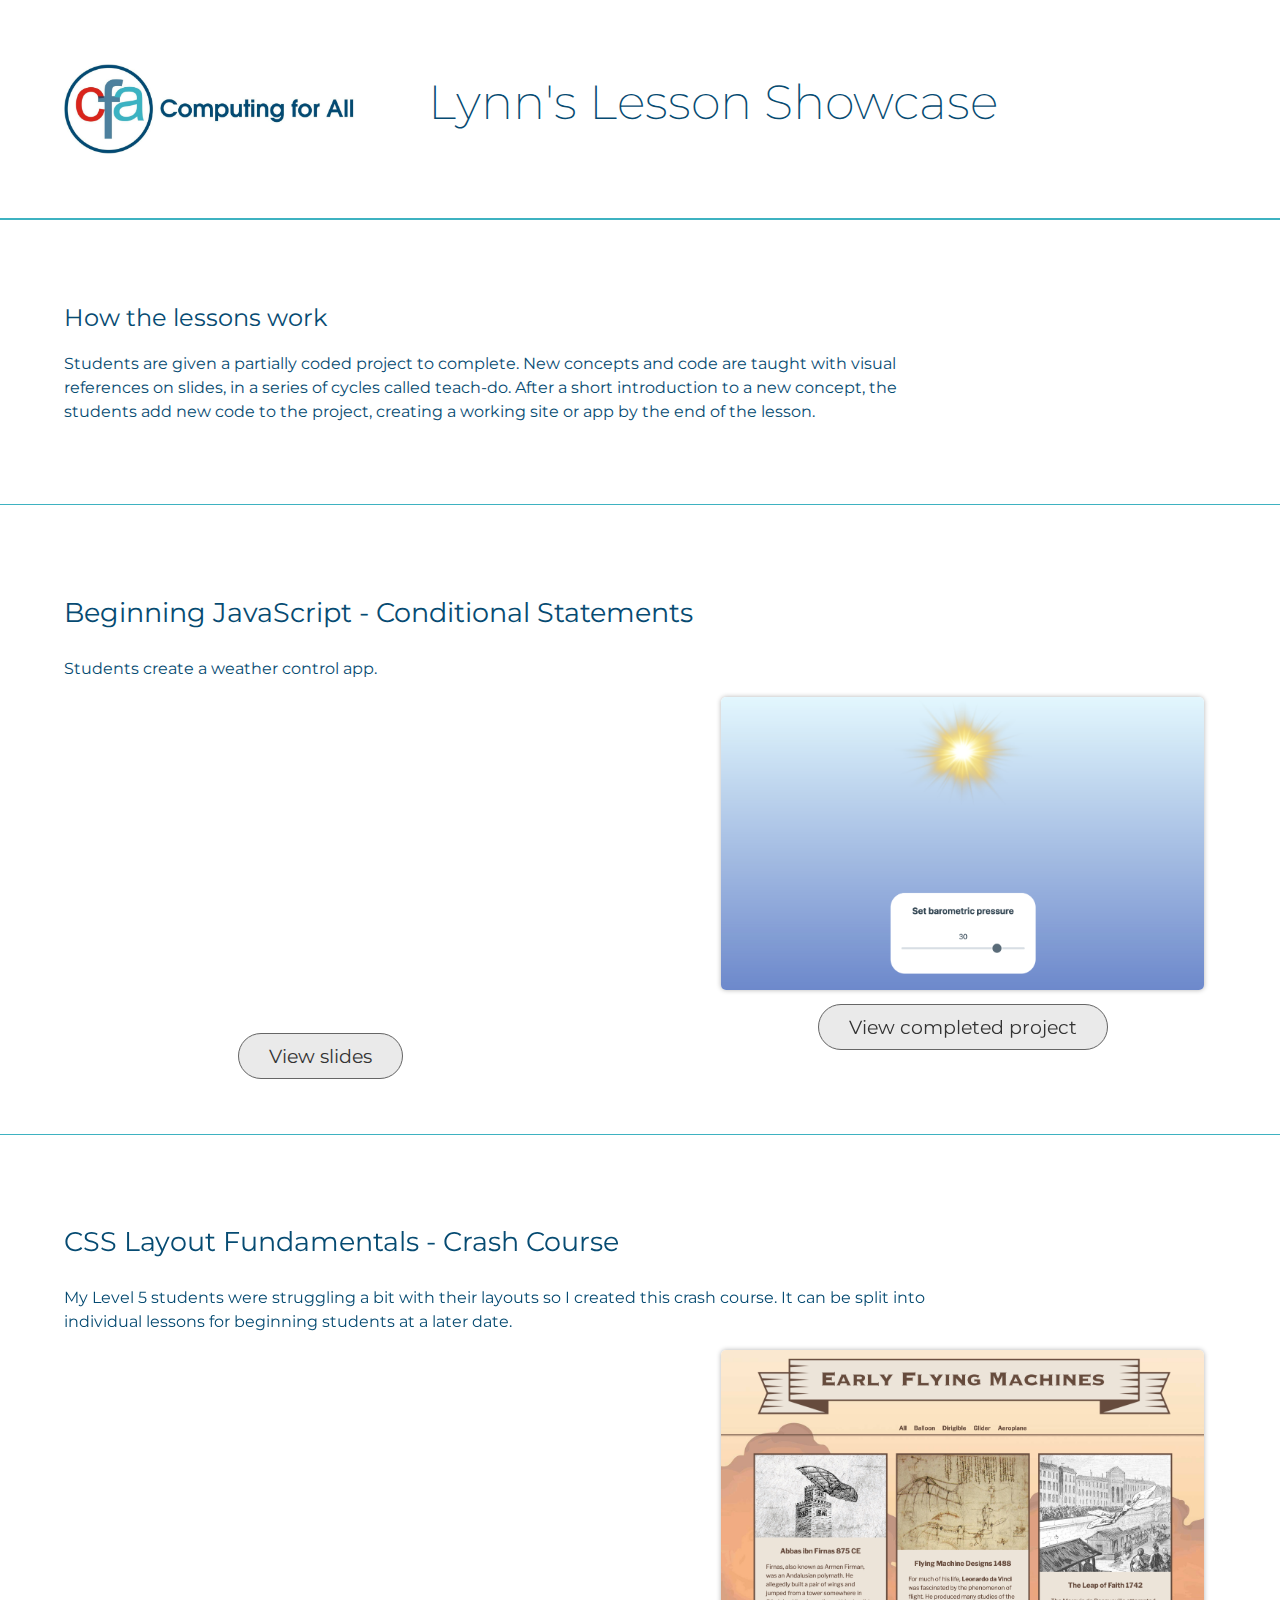
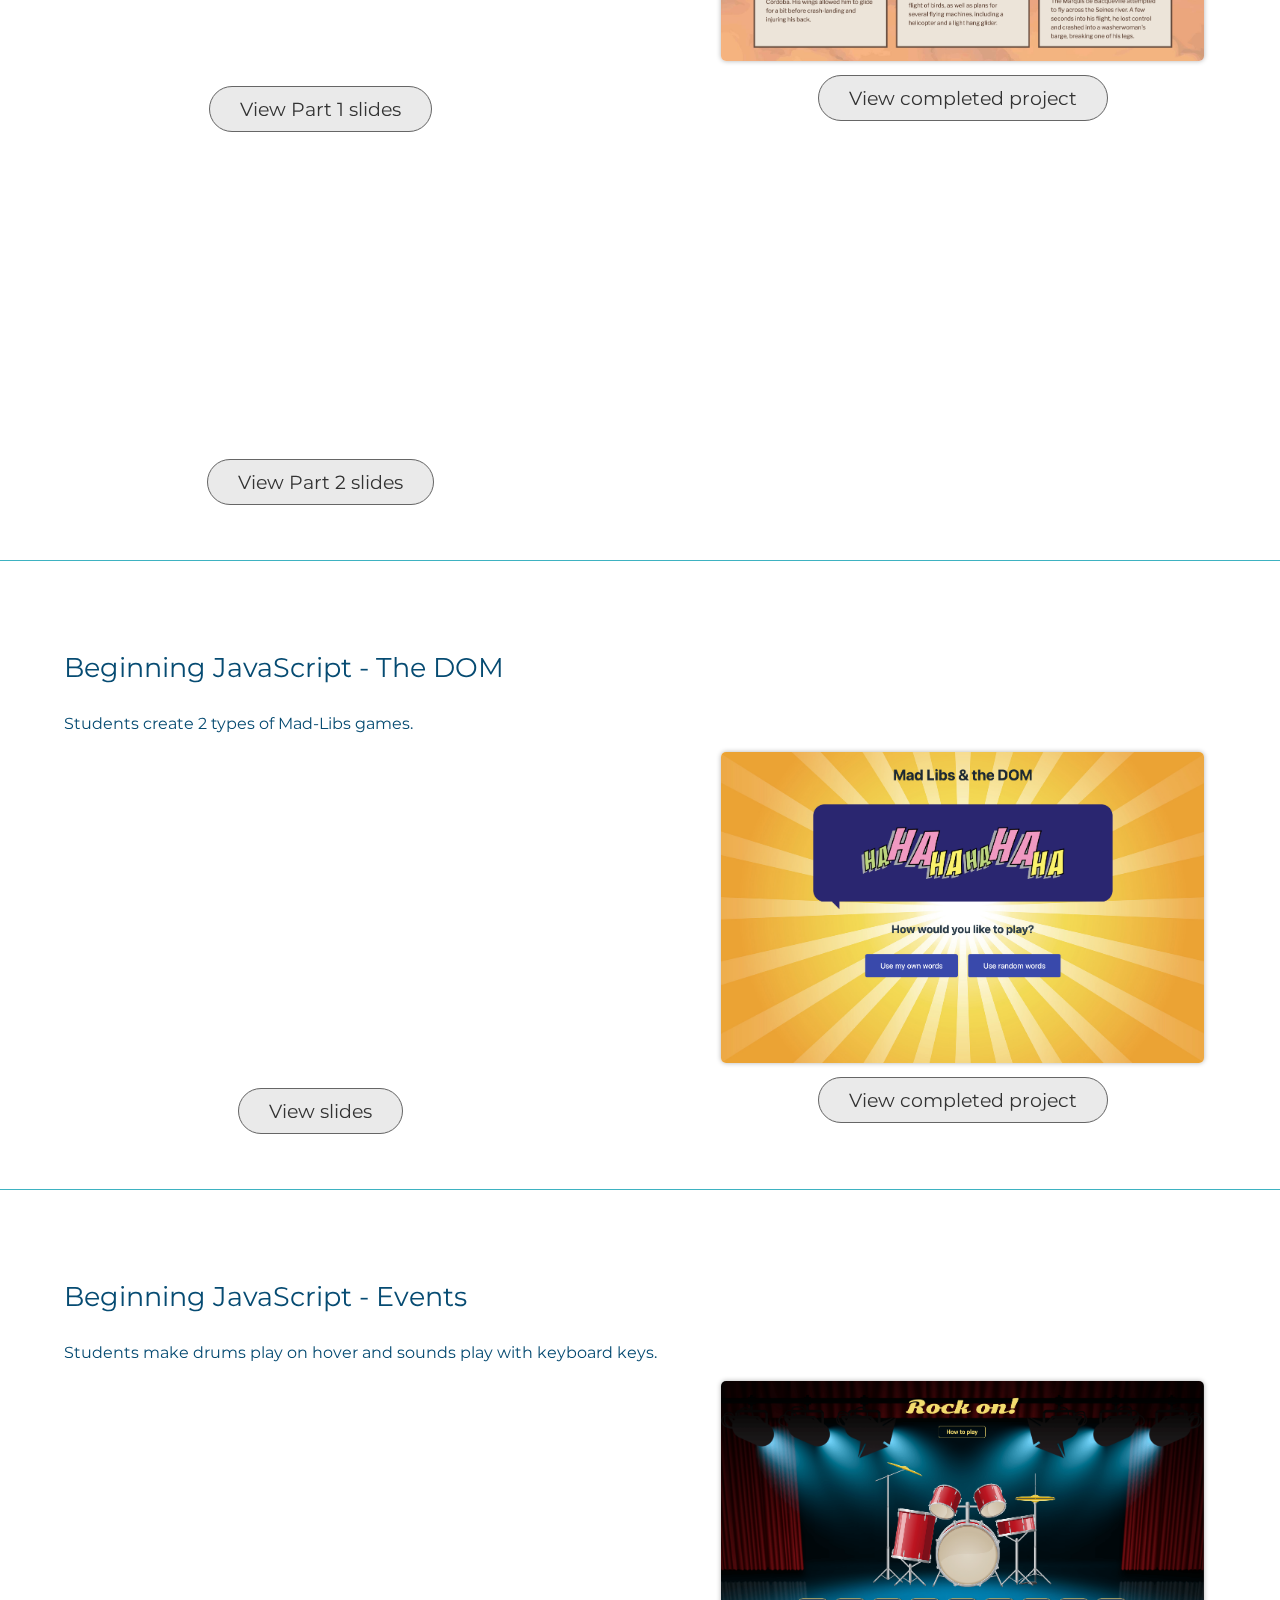
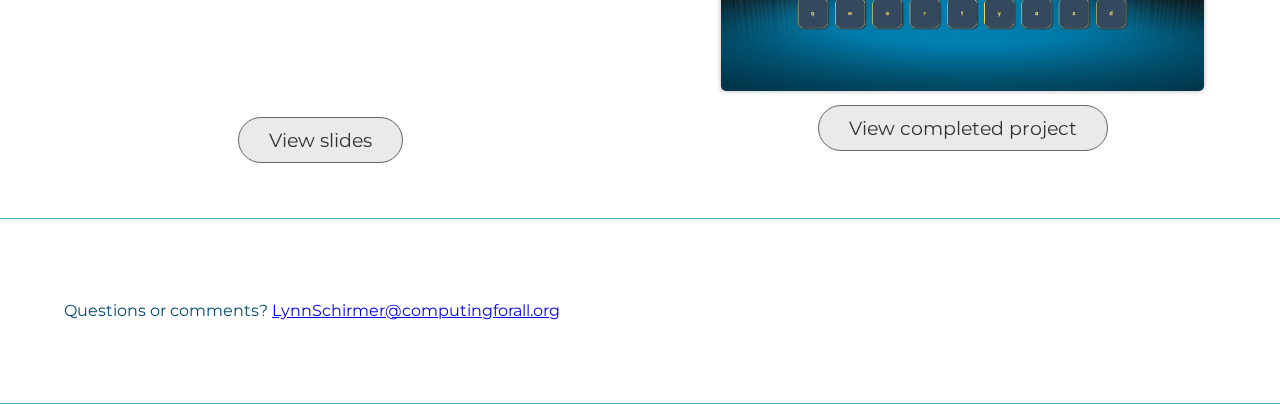
<file: index.html>
<!DOCTYPE html>
<html lang="en">

<head>
    <meta name="robots" content="noindex"  />
    <meta charset="UTF-8">
    <meta http-equiv="X-UA-Compatible" content="IE=edge">
    <meta name="viewport" content="width=device-width, initial-scale=1.0">
    <meta name="author" content="Lynn Schirmer for CFA 2022-2023">
    <title>Lesson Showcase</title>
    <link rel="preconnect" href="https://fonts.googleapis.com">
    <link rel="preconnect" href="https://fonts.gstatic.com" crossorigin>
    <link
        href="https://fonts.googleapis.com/css2?family=Montserrat:ital,wght@0,300;0,400;0,500;0,700;1,300;1,400;1,500;1,700&display=swap"
        rel="stylesheet">
    <link rel="stylesheet" href="style.css">
</head>

<body id="cfa">
    <header>
        <div class="content">
            <img src="images/CFA-logo.jpg" alt="Computing for All" id="logo">
            <h1 id="title">Lynn's Lesson Showcase</h1>
        </div>
    </header>
    <main>
        <div class="content">
            <h2>How the lessons work</h2>
            <p>Students are given a partially coded project to complete. New concepts and code are taught with visual
                references on slides, in a series of cycles called teach-do. After a short introduction to a new
                concept, the students add new code to the project, creating a working site or app by the end of the
                lesson.</p>
        </div>
        <div class="content">
            <div class="lesson">
                <h3>Beginning JavaScript - Conditional Statements</h3>
                <p>Students create a weather control app.</p>
                <div class="col-group">
                    <div class="col slides">
                        <iframe
                            src="https://docs.google.com/presentation/d/e/2PACX-1vTUsn9SVMslaFY1yGBgY-WLWpgnXZq2PVB8GD9JntG-BHkM1_eh_IuJx7aESoFBZ4m2TgG0jNCOJ_5Z/embed?start=false&loop=false&delayms=3000"
                            frameborder="0" width="480" height="299" allowfullscreen="true" mozallowfullscreen="true"
                            webkitallowfullscreen="true"></iframe>
                        <a class="button"
                            href="https://docs.google.com/presentation/d/1gXdgzytITeUJmDv0jZYfVfKwJzUhLnMjLPT-1zCynpY/edit?usp=sharing">View
                            slides</a>
                    </div>
                    <div class="col project-link">
                        <img src="images/l4-11.png">
                        <a class="button" href="lesson-11/index.html">View completed project</a>
                    </div>
                </div>
            </div>
        </div>
        <div class="content">
            <div class="lesson">
                <h3>CSS Layout Fundamentals - Crash Course</h3>
                <p>My Level 5 students were struggling a bit with their layouts so I created this crash course. It can
                    be split into individual lessons for beginning students at a later date.</p>
                <div class="col-group">
                    <div class="col slides">
                        <iframe
                            src="https://docs.google.com/presentation/d/e/2PACX-1vSFVsh3cgluvNbrkc2d8CUEPeQ3Q1YvMt4gGeH_cEe8OVoQDHnKWePbfImOKyGu9GraERURCxuMjYlL/embed?start=false&loop=false&delayms=3000"
                            frameborder="0" width="480" height="299" allowfullscreen="true" mozallowfullscreen="true"
                            webkitallowfullscreen="true"></iframe>
                        <a class="button"
                            href="https://docs.google.com/presentation/d/1smbA0dGiR4gB2JMuVOQui0OBT_StYB9LgNI_dCix20c/edit?usp=sharing">View
                            Part 1 slides</a>

                        <iframe
                            src="https://docs.google.com/presentation/d/e/2PACX-1vTRlLo7wtd2YOarC9U52HCZokcGWYBye4y6VjkP-q_XK5ILQVIoYk0XMCpHfZz_qwuiinUtESUo6qqg/embed?start=false&loop=false&delayms=3000"
                            frameborder="0" width="480" height="299" allowfullscreen="true" mozallowfullscreen="true"
                            webkitallowfullscreen="true"></iframe>
                        <a class="button"
                            href="https://docs.google.com/presentation/d/1sQgVulu6Vuu46F0sHal_NNZ3WjQSEdbic67TGCCe1yQ/edit?usp=sharing">View
                            Part 2 slides</a>
                    </div>
                    <div class="col project-link">
                        <img src="images/l5-1.png">
                        <a class="button" href="level5-lesson1/index.html">View completed project</a>
                    </div>
                </div>
            </div>
        </div>
        <div class="content">
            <div class="lesson">
                <h3>Beginning JavaScript - The DOM</h3>
                <p>Students create 2 types of Mad-Libs games.</p>
                <div class="col-group">
                    <div class="col slides">
                        <iframe
                            src="https://docs.google.com/presentation/d/e/2PACX-1vRA4ULUeTT2ATnESyAKSauSvbkPFn5VU1tVXc2Z2D8hQf_0k5MgMCWpVdVzurANDpeDsFM7TFjOg9_v/embed?start=false&loop=false&delayms=3000"
                            frameborder="0" width="480" height="299" allowfullscreen="true" mozallowfullscreen="true"
                            webkitallowfullscreen="true"></iframe>
                        <a class="button"
                            href="https://docs.google.com/presentation/d/1MgVYBmQ2YiTbZ61_Ci9qh_Gougnzqs8NpaFaFyZgwyI/edit?usp=sharing">View
                            slides</a>
                    </div>
                    <div class="col project-link">
                        <img src="images/l4-10.png">
                        <a class="button" href="lesson-10/index.html">View completed project</a>
                    </div>
                </div>
            </div>
        </div>
        <div class="content">
            <div class="lesson">
                <h3>Beginning JavaScript - Events</h3>
                <p>Students make drums play on hover and sounds play with keyboard keys.</p>
                <div class="col-group">
                    <div class="col slides">
                        <iframe
                            src="https://docs.google.com/presentation/d/e/2PACX-1vSmeqCH2DBqdjJZZo0lAkS4_VHF7thYPdufRLPHrORQsPoN5OtrOhTYIC4GcgQP_-ITfugeaQPAq-iE/embed?start=false&loop=false&delayms=3000"
                            frameborder="0" width="480" height="299" allowfullscreen="true" mozallowfullscreen="true"
                            webkitallowfullscreen="true"></iframe>
                        <a class="button"
                            href="https://docs.google.com/presentation/d/181jagRTPb1wkgWdHHZUvECQgpGL3Jfdt7PA27CrviDo/edit?usp=sharing">View
                            slides</a>
                    </div>
                    <div class="col project-link">
                        <img src="images/l4-12.png">
                        <a class="button" href="lesson-12/index.html">View completed project</a>
                    </div>
                </div>
            </div>
        </div>
    </main>
    <footer>
        <div class="content">
            <p>Questions or comments? <a
                    href="mailto:LynnSchirmer@computingforall.org">LynnSchirmer@computingforall.org</a>
            </p>
        </div>
    </footer>
</body>

</html>
</file>
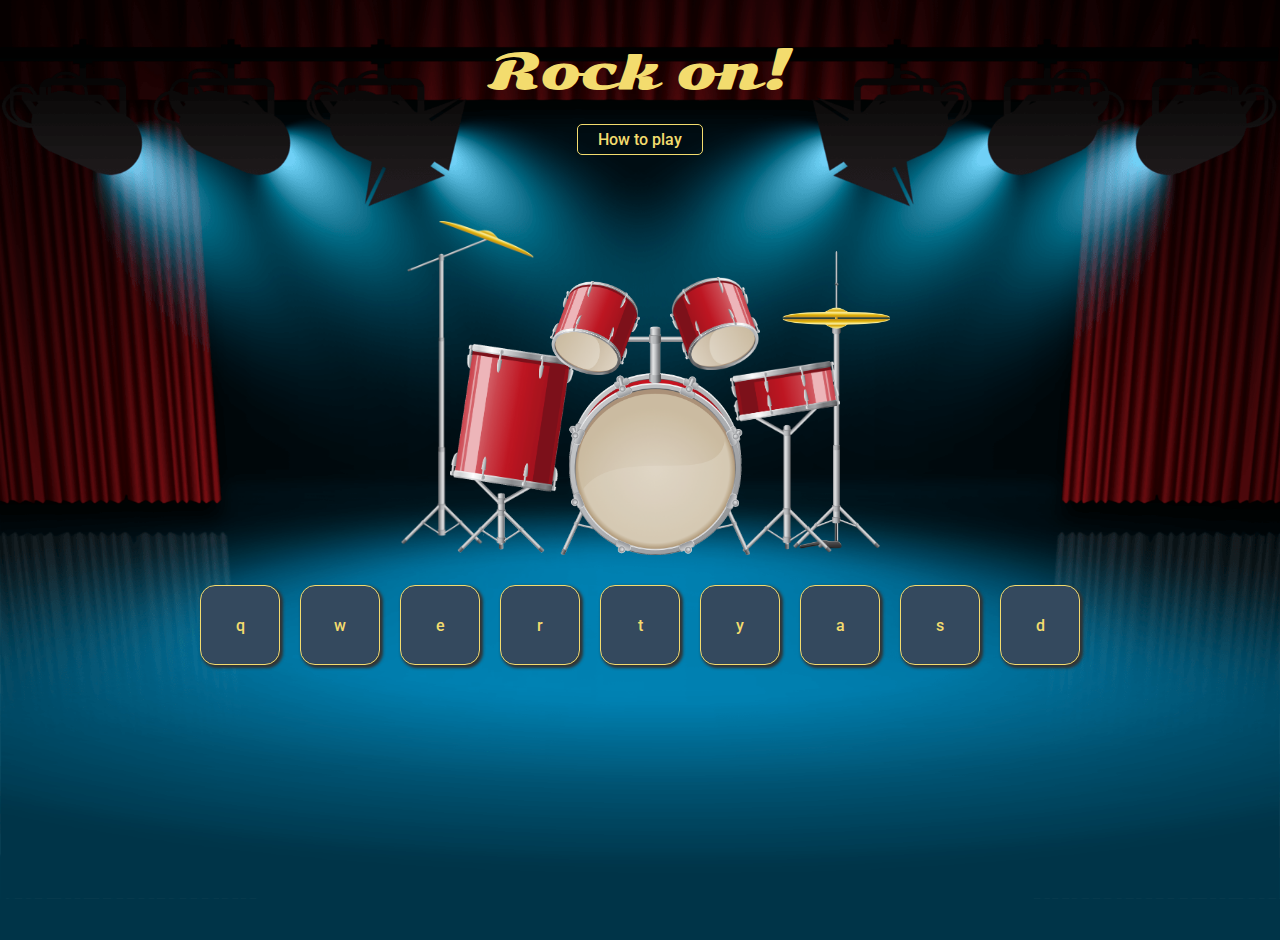
<file: lesson-12/index.html>
<!DOCTYPE html>
<html lang="en">

<head>
  <meta charset="UTF-8">
  <meta http-equiv="X-UA-Compatible" content="IE=edge">
  <meta name="viewport" content="width=device-width, initial-scale=1.0">
  <meta name="author" content="Lynn Schirmer for CFA 2022">
  <title>Rock on!</title>
  <link rel='stylesheet' type='text/css' href='style.css'>
</head>

<body>

  <h1>Rock on!</h1>
  <!--Exercise 1
  Use an event attribute to show the game instructions
  1. In the p tag, insert an onmouseover attribute to call the function named instructions
  2. Change the onmouseover attribute to onclick and test it
  3. Remove the onclick attribute and go on to step 2
  -->
  <p>How to play</p>
  <div class="drumset">
    <img class='drumset-part' id='hihat' src='images/hihat.png'>
    <img class='drumset-part' id='snare' src='images/snare.png'>

    <img class='drumset-part' id='kick' src='images/kick.png'>
    <img class='drumset-part' id='crash' src='images/crash.png'>
    <img class='drumset-part' id='tom' src='images/tom.png'>

    <img class='drumset-part' id='tomleft' src='images/tomleft.png'>
    <img class='drumset-part' id='tomright' src='images/tomright.png'>
  </div>

  <audio id="kick-audio" src="drums/kick.mp3" preload></audio>
  <audio id="crash-audio" src="drums/crash.mp3" preload></audio>
  <audio id="tom-audio" src="drums/tom.mp3" preload></audio>
  <audio id="hihat-audio" src="drums/hihat.mp3" preload></audio>
  <audio id="snare-audio" src="drums/snare.mp3" preload></audio>
  <audio id="tomleft-audio" src="drums/tomleft.mp3" preload></audio>
  <audio id="tomright-audio" src="drums/tomright.mp3" preload></audio>

  <div class="keyboard">
  </div>
  <script>
    /* Exercise 2
    1. Comment out function instructions()
    2. Use the querySelector() method to select the p tag and assign it a variable.
    3. Set the ptag object's onclick event handler property to an anon function that shows an alert with the instructions. 
    */

    const ptag = document.querySelector('p');
    ptag.onclick = function(){alert("Hover over a drum picture to play its sound. Type one of the keys on your keyboard to add guitar sounds");};

    function instructions() {
      alert("Hover over a drum picture to play its sound. Type one of the keys on your keyboard to add guitar sounds");
    }

    /* Exercise 3 
    Selecting elements we need from the DOM and assigning them a global variable:
    1. Use the querySelectorAll() method to select the .drumset-part img tags and assign them a variable.
    2. Use the forEach() method to loop through each drumset part and add an event listener for 'mouseover', have it call the playDrums function 
    */
    const drums = document.querySelectorAll('.drumset-part');

    drums.forEach(function (drum) {
      drum.addEventListener('mouseover', playDrums);
    })

    /* Exercise 4
    1. Create a function called playDrums with one parameter - event
    2. Log the event parameter in the console, explore the properties you see there.
    3. Use the currentTarget property to get the drum pics's id and assing it a variable
    4. Use querySelector or getElementById to get the cooresponding audio tag for the drum
    5. Set the audio's currentTime to 0
    6. Play the audio using play() method
    */

    function playDrums(event) {
      console.log(event);
      let drumId = event.currentTarget.id;
      let audio = document.getElementById(drumId + '-audio');
      audio.currentTime = 0;
      audio.play();
    }

    /* ============================= Events lesson Part 2: Making the keyboard guitar sounds =========================== */
    const body = document.querySelector('body');
    const keyboard = document.querySelector('.keyboard');

    const guitarKeys = {
      'q': '086228_cuerda-desafina-49805.mp3',
      'w': 'out-on-a-bender-13586.mp3',
      'e': 'guitar-tapping-87423.mp3',
      'r': 'gtr_elecriff2-107925.mp3',
      't': 'bass-g1-93233.mp3',
      'y': 'bass-b1-93230.mp3',
      'a': 'spanish-lick-ii-acoustic-ab-split-stereo-pair-oktava-108241.mp3',
      's': 'suspense-queue-14808.mp3',
      'd': 'wa-dealio-38183.mp3',
    }
    const keys = Object.keys(guitarKeys);

    keys.forEach(function (key) {
      console.log(key);
      keyboard.innerHTML += `<p id="${key}">${key}</p><audio id="${key}-audio" src="guitars/${guitarKeys[key]}"></audio>`;
    });

    /* Exercise 6
    1. Use the addEventListener() method to listen for the 'keydown' event on body
    2. Have it call a function called playGuitar
    */

    body.addEventListener('keydown', playGuitar);

    /* Exercise 7
    1. Create a function called playGuitar with one parameter
    2. Use the key property to get the key that was pressed and store it in variable
    3. Create a conditional statement to check if the pressed key is included in the kays array
    hint: use includes()
    4. Inside the if statement, get the audio tag using the key pressed variable
    5. Set currentTime to 0
    6. Play the audio
    */

    /* Bonus
    Show the pressed key style while the guitar sound is playing
    1. inside the if statement in function playGuitar, get the p tag corresponding to the key that was pressed.
    2. Use the setAttribute() method to give it class 'active'.
    3. Set the onended event property on the audio and set its value to an anon function that removes the active class from the p tag using the removeAttribute() method.
    */

    function playGuitar(evt) {
      let keyPressed = evt.key;
      if (keys.includes(keyPressed)) {
        //console.log(keyPressed);
        let pad = document.querySelector(`#${keyPressed}`);
        pad.setAttribute('class', 'active');
        let audio = document.querySelector(`#${keyPressed}-audio`);
        audio.currentTime = 0;
        audio.play();
        audio.onended = function (evt) {
          pad.removeAttribute('class');
        };
      }
    }

  </script>
</body>

</html>
</file>
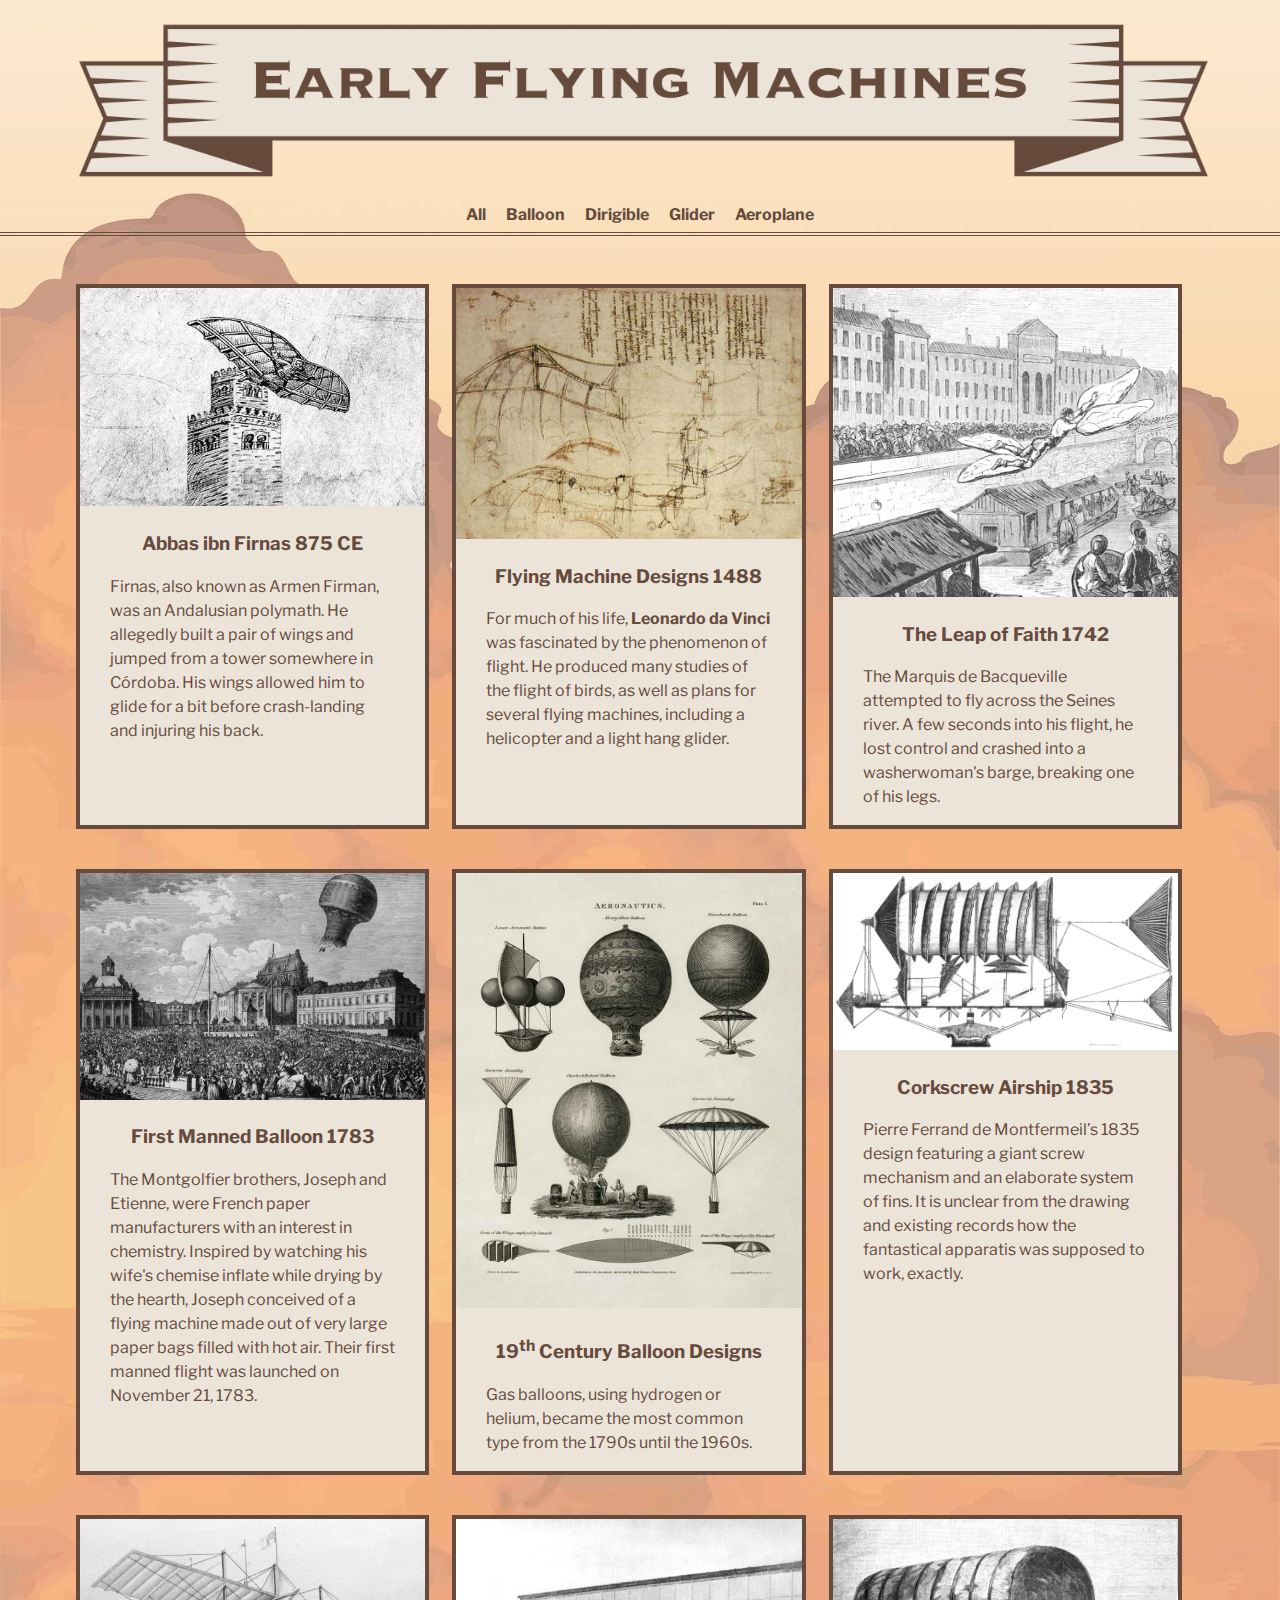
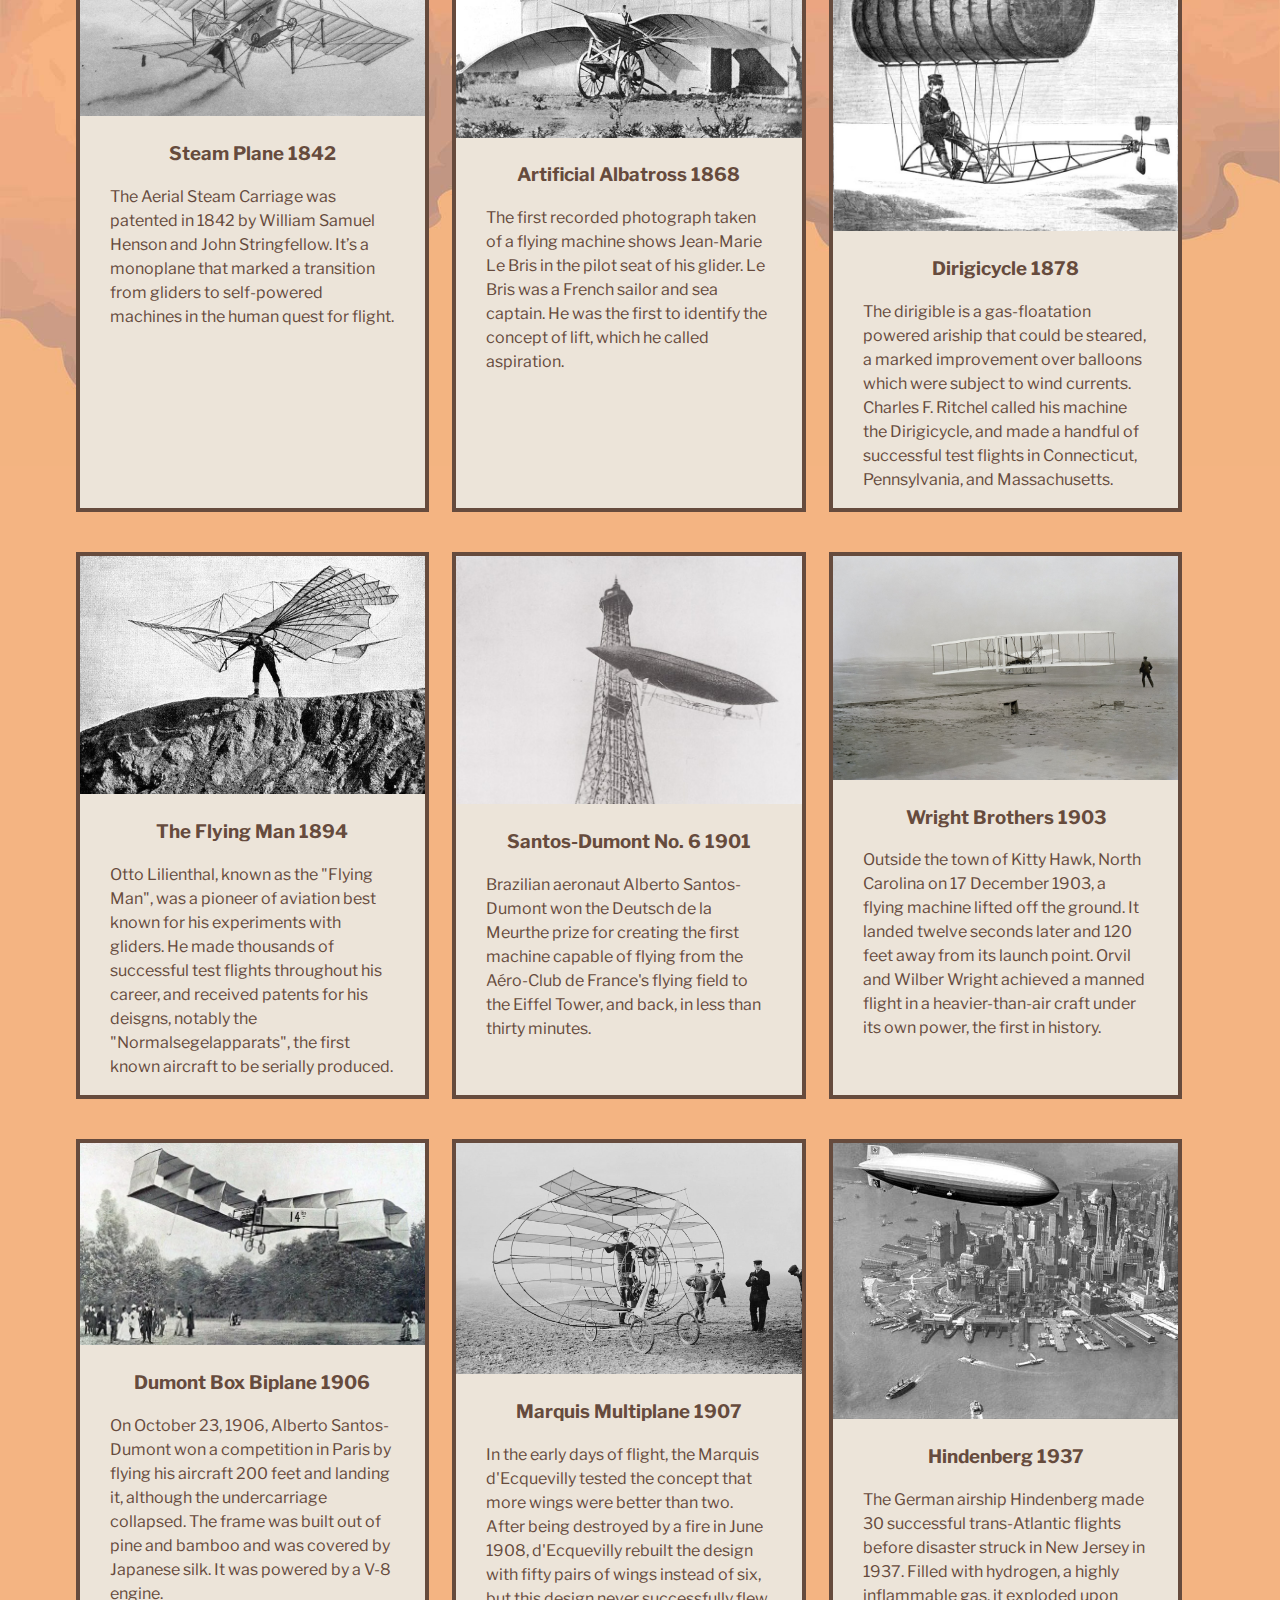
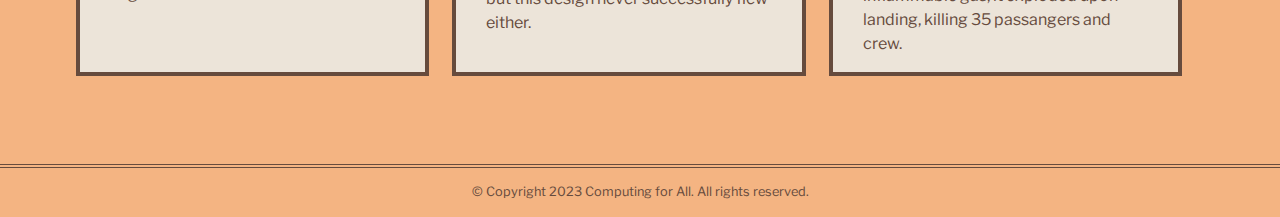
<file: level5-lesson1/index.html>
<!DOCTYPE html>
<html lang="en">

<head>
    <meta charset="UTF-8">
    <meta http-equiv="X-UA-Compatible" content="IE=edge">
    <meta name="viewport" content="width=device-width, initial-scale=1.0">
    <meta name="author" content="Lynn Schirmer for CFA 2023">
    <title>Early Flying Machines</title>
    <link rel="preconnect" href="https://fonts.googleapis.com">
    <link rel="preconnect" href="https://fonts.gstatic.com" crossorigin>
    <link
        href="https://fonts.googleapis.com/css2?family=Libre+Baskerville:ital,wght@0,400;0,700;1,400&family=Libre+Franklin:ital,wght@0,400;0,700;1,400;1,700&family=Lora:ital,wght@0,400;0,500;0,700;1,400;1,500;1,700&display=swap"
        rel="stylesheet">
    <link rel="stylesheet" href="style.css" />
</head>

<body>
    <header>
        <img src="images/logo.png" id="logo" alt="Early Flying Machines">
        <nav><a id="machine">All</a><a id="balloon">Balloon</a><a id="dirigible">Dirigible</a><a
                id="glider">Glider</a><a id="plane">Aeroplane</a></nav>
    </header>
    <main>
        <div class="machine glider">
            <img src="images/875-AbbasIbnFirnas-FlightAttempt.jpeg">
            <h3>Abbas ibn Firnas 875 CE</h3>
            <p>Firnas, also known as Armen Firman, was an Andalusian polymath. He allegedly built a pair of wings and
                jumped from a tower somewhere in Córdoba. His wings allowed him to glide for a bit before crash-landing
                and injuring his back.</p>
        </div>

        <div class="machine glider">
            <img src="images/leonardo-personal.jpg">
            <h3>Flying Machine Designs 1488</h3>
            <p>For much of his life, <strong>Leonardo da Vinci</strong> was fascinated by the phenomenon of flight. He
                produced many studies of the flight of birds, as well as plans for several flying machines, including a
                helicopter and a light hang glider.</p>
        </div>

        <div class="machine glider">
            <img src="images/leapoffaith-1742.jpg">
            <h3>The Leap of Faith 1742</h3>
            <p>The Marquis de Bacqueville attempted to fly across the Seines river. A few seconds into his flight, he
                lost control and crashed into a washerwoman's barge, breaking one of his legs.</p>
        </div>

        <div class="machine balloon">
            <img src="images/balloon-montgolfier.jpeg">
            <h3>First Manned Balloon 1783</h3>
            <p>The Montgolfier brothers, Joseph and Etienne, were French paper manufacturers with an interest in
                chemistry. Inspired by watching his wife's chemise inflate while drying by the hearth, Joseph conceived
                of a flying machine made out of very large paper bags filled with hot air. Their first manned flight was
                launched on November 21, 1783.</p>
        </div>
        <div class="machine balloon">
            <img src="images/balloons-1818.jpg">
            <h3>19<sup>th</sup> Century Balloon Designs</h3>
            <p>Gas balloons, using hydrogen or helium, became the most common type from the 1790s until the 1960s.</p>
        </div>

        <div class="machine dirigible">
            <img src="images/corkscew-airship.jpeg">
            <h3>Corkscrew Airship 1835</h3>
            <p>Pierre Ferrand de Montfermeil’s 1835 design featuring a giant screw mechanism and an elaborate system of
                fins. It is unclear from the drawing and existing records how the fantastical apparatis was supposed to
                work, exactly.</p>
        </div>

        <div class="machine plane">
            <img src="images/steam-plane.jpeg">
            <h3>Steam Plane 1842</h3>
            <p>The Aerial Steam Carriage was patented in 1842 by William Samuel Henson and John Stringfellow. It’s a
                monoplane that marked a transition from gliders to self-powered machines in the human quest for flight.
            </p>
        </div>

        <div class="machine plane">
            <img src="images/plane-LeBris1868.jpeg">
            <h3>Artificial Albatross 1868</h3>
            <p>The first recorded photograph taken of a flying machine shows Jean-Marie Le Bris in the pilot seat of his
                glider. Le Bris was a French sailor and sea captain. He was the first to identify the concept of lift,
                which he called aspiration.</p>
        </div>

        <div class="machine dirigible">
            <img src="images/dirigible-1878.jpeg">
            <h3>Dirigicycle 1878</h3>
            <p>The dirigible is a gas-floatation powered ariship that could be steared, a marked improvement over
                balloons which were subject to wind currents. Charles F. Ritchel called his machine the Dirigicycle, and
                made a handful of successful test flights in Connecticut, Pennsylvania, and Massachusetts. </p>
        </div>

        <div class="machine glider">
            <img src="images/glider-lilienthal.jpeg">
            <h3>The Flying Man 1894</h3>
            <p>Otto Lilienthal, known as the "Flying Man", was a pioneer of aviation best known for his experiments with
                gliders. He made thousands of successful test flights throughout his career, and received patents for
                his deisgns, notably the "Normalsegelapparats", the first known aircraft to be serially produced.</p>
        </div>

        <div class="machine dirigible">
            <img src="images/derigible-dumont.jpeg">
            <h3>Santos-Dumont No. 6 1901</h3>
            <p>Brazilian aeronaut Alberto Santos-Dumont won the Deutsch de la Meurthe prize for creating the first
                machine capable of flying from the Aéro-Club de France's flying field to the Eiffel Tower, and back, in
                less than thirty minutes.</p>
        </div>

        <div class="machine plane">
            <img src="images/First_flight2.jpeg">
            <h3>Wright Brothers 1903</h3>
            <p>Outside the town of Kitty Hawk, North Carolina on 17 December 1903, a flying machine lifted off the
                ground. It landed twelve seconds later and 120 feet away from its launch point. Orvil and Wilber Wright
                achieved a manned flight in a heavier-than-air craft under its own power, the first in history.</p>
        </div>

        <div class="machine plane">
            <img src="images/plane-dumont.jpg">
            <h3>Dumont Box Biplane 1906</h3>
            <p>On October 23, 1906, Alberto Santos-Dumont won a competition in Paris by flying his aircraft 200 feet and
                landing it, although the undercarriage collapsed. The frame was built out of pine and bamboo and was
                covered by Japanese silk. It was powered by a V-8 engine.</p>
        </div>

        <div class="machine plane">
            <img src="images/marquis-multiplane.jpeg">
            <h3>Marquis Multiplane 1907</h3>
            <p>In the early days of flight, the Marquis d'Ecquevilly tested the concept that more wings were better than
                two. After being destroyed by a fire in June 1908, d'Ecquevilly rebuilt the design with fifty pairs of
                wings instead of six, but this design never successfully flew either.</p>
        </div>

        <div class="machine dirigible">
            <img src="images/zeplin.jpeg">
            <h3>Hindenberg 1937</h3>
            <p>The German airship Hindenberg made 30 successful trans-Atlantic flights before disaster struck in New
                Jersey in 1937. Filled with hydrogen, a highly inflammable gas, it exploded upon landing, killing 35
                passangers and crew.</p>
        </div>

    </main>
    <footer>
        <p>&copy; Copyright 2023 Computing for All. All rights reserved.</p>
    </footer>

    <script>
        let cards = document.querySelectorAll('.machine');
        let links = document.querySelectorAll('a');
        //console.log(cards);

        function sort(event) {
            let category = event.target.id;
            console.log(category);

            cards.forEach(function (card) {
                let cardClass = card.className;
                console.log(cardClass);

                if (!cardClass.includes(category)) {
                    card.style.display = "none";
                }
                else {
                    card.style.display = "block";
                }
            })

        }


        links.forEach(function (link) {
            link.addEventListener('click', sort);
        }
        );



    </script>
</body>

</html>
</file>
<file: style.css>
html {
    height: 100%;
}

body {
    min-height: 100vh;
    background-repeat: no-repeat;
    background-size: cover;
    text-align: center;
    color: #064b72;
    font-family: 'Montserrat', sans-serif;
    font-weight: 400;
    line-height: 1.5rem;
    margin: 0;
}

h1,
h2,
h3,
h4,
h5,
h6 {
    font-weight: 400;
    line-height: 1.2em;
}

h3 {
    font-size: 1.7rem;
}

p {
    max-width: 80ch;
}

img {
    max-width: 100%;
}

iframe {
    display: block;
    margin: 20px 0 30px 0;
}

header {
    border-bottom: solid 1px #3eb2c1;
}

#logo,
#title {
    display: inline-block;
    vertical-align: top;
}

#logo {
    padding: 0;
    max-width: 300px;
}

#title {
    font-weight: 200;
    font-size: 3rem;
}


.content {
    margin: auto;
    padding: 4rem;
    max-width: 1200px;
    text-align: left;
    border-bottom: solid 1px #3eb2c1;
}

.lesson {
    text-align: left;
}

.col-group {
    display: flex;
    flex-direction: column;
}

.col {
    margin: 1%;
    text-align: center;
}

.project-link img {
    margin-bottom: 20px;
    border-radius: 5px;
    box-shadow: 0 0 5px rgba(0,0,0,0.3);
}

a.button {
    font-size: 1.2rem;
    font-weight: 400;
    text-align: center;
    line-height: 1em;
    margin: 10px auto 40px auto;
    padding: 10px 30px;
    color:#333;
    border: solid 1px #666;
    border-radius: 40px;
    background-color: #eaeaea;
    text-decoration: none;
}


@media (min-width: 860px) {
    #logo {
        width: 30%;
    }

    #title {
        margin: 10px 0 0 60px;
    }

    .col-group {
        display: flex;
        flex-direction: row;
        flex-wrap: wrap;
        justify-content: space-between;
    }

    .col {
        margin: 0 1%;
    }

    .slides {
        width: 50%;
        max-width: 490px;
    }

    .project-link {
        width: 42%;
    }
}
</file>
<file: lesson-12/style.css>
@import url('https://fonts.googleapis.com/css2?family=Roboto:wght@500&family=Sonsie+One&display=swap');

html {
height: 100%;
}

body {
  min-height: 100vh;
  text-align: center;
  background-color: #003448;
  background-image: url('images/stage.png');
  background-size: 100%;
  background-position: top center;
  background-repeat: no-repeat;
  font-family: 'Roboto', sans-serif;
  font-weight: 500;
  color: #F3DC6E;
}

h1 {
  margin: 40px auto 0 auto;
  font-family: 'Sonsie One', cursive;
  font-weight: 400;
  font-size: 48px;
}

p {
  margin: 20px auto 0 auto;
  padding: 5px 20px;
  width:fit-content;
  border: 1px solid #F3DC6E;
  border-radius: 5px;
  cursor: pointer;
}

.drumset {
  margin: 40px auto 0 auto;
  width: 500px;
  height: 360px;
  position: relative;
}

.drumset-part {
  cursor: crosshair;
  position: absolute;
  bottom: 0;
}

.drumset-part:active {
  filter: sepia(1);
}

#kick {
  width: 200px;
  left: 160px;
}

#crash {
  width: 145px;
  bottom: 10px;
  left: 0;
}

#tom {
  width: 125px;
  left: 60px;
}

#snare {
  width: 110px;
  left: 340px;
}

#hihat {
  width: 110px;
  left: 390px;
}

#tomleft {
  width: 90px;
  bottom: 180px;
  left: 160px;
}

#tomright {
  width: 90px;
  bottom: 185px;
  left: 280px;
}

.keyboard {
  margin: 20px auto;
  width: fit-content;
  display: flex;
  flex-wrap: wrap;
  justify-content: center;
}

.keyboard > p {
  box-sizing: border-box;
  width: 80px;
  height: 80px;
  padding-top: 30px;
  margin: 10px;
  background-color: #34495e;
  border-radius: 15px;
  box-shadow: 2px 2px 3px 1px #333;
}

.keyboard > p.active {
  box-shadow: inset 0px 0px 15px 2px #F3DC6E;
}
</file>
<file: level5-lesson1/style.css>
html {
    height: 100%;
}

body {
    min-height: 100vh;
    background-color: #f4b482;
    background-image: url('images/sky-bg.jpg');
    background-repeat: no-repeat;
    background-size: cover;
    text-align: center;
    color: #664b3d;
    font-family: 'Libre Franklin', sans-serif;
    line-height: 1.5rem;
    margin: 0;
}

img {
    max-width: 100%;
}

#logo {
    width: 100%;
    max-width: 1200px;
}

p {
    text-align: left;
    max-inline-size: 60ch;
}

nav a {
    font-weight: bold;
    margin: 0 10px;
    cursor: pointer;
}

header {
    padding: 5px 0;
    border-bottom: double 4px #664b3d;
}

main {
    margin: auto;
    padding: 3rem 0;
    width: 90%;
    max-width: 1200px;
    display: flex;
    flex-wrap: wrap;
    /*flex-direction: column;*/
}

.machine {
    width: 30%;
    /*display: inline-block;
    vertical-align: top; */
    margin: 0 1% 40px 1%;
    background-color: #ece4d9;
    border: solid 4px #664b3d;
}

h3, p {
    padding: 0 30px;
}

footer {
    border-top: double 4px #664b3d;
    padding: 1%;
    text-align: center;
}

footer>p {
    font-size: 0.8rem;
    margin: auto;
    text-align: center;
}

/*

@media (min-width: 800px) {
    main {
    flex-direction: row;
    flex-wrap: wrap;
    justify-content: center;
    align-items: stretch;
    }
}

@media (min-width: 800px) and (max-width: 1099px) {
    .machine {
        margin: 1%;
        width: 46%;
    }
}

@media (min-width: 1100px) {
    .machine {
        margin: 1%;
        width: 30%;
        max-width: 450px;
    }
}
*/
</file>
